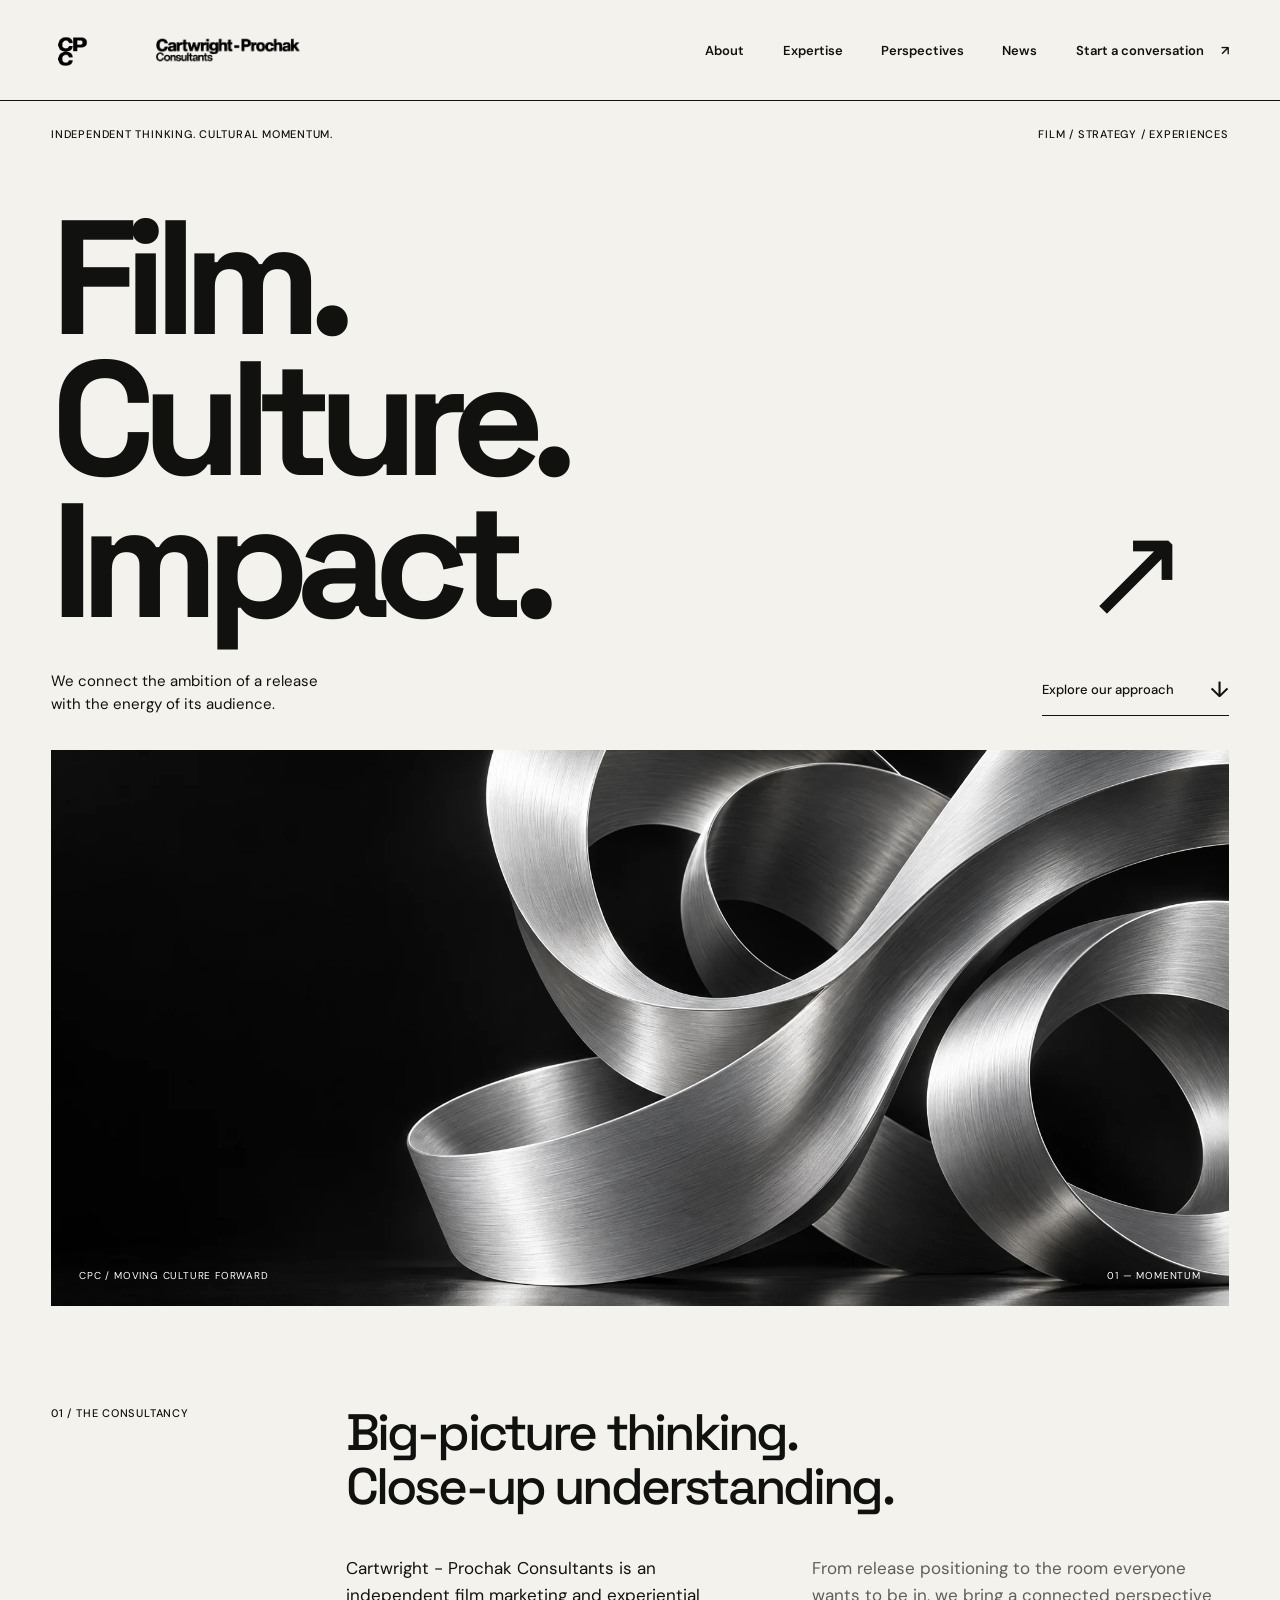
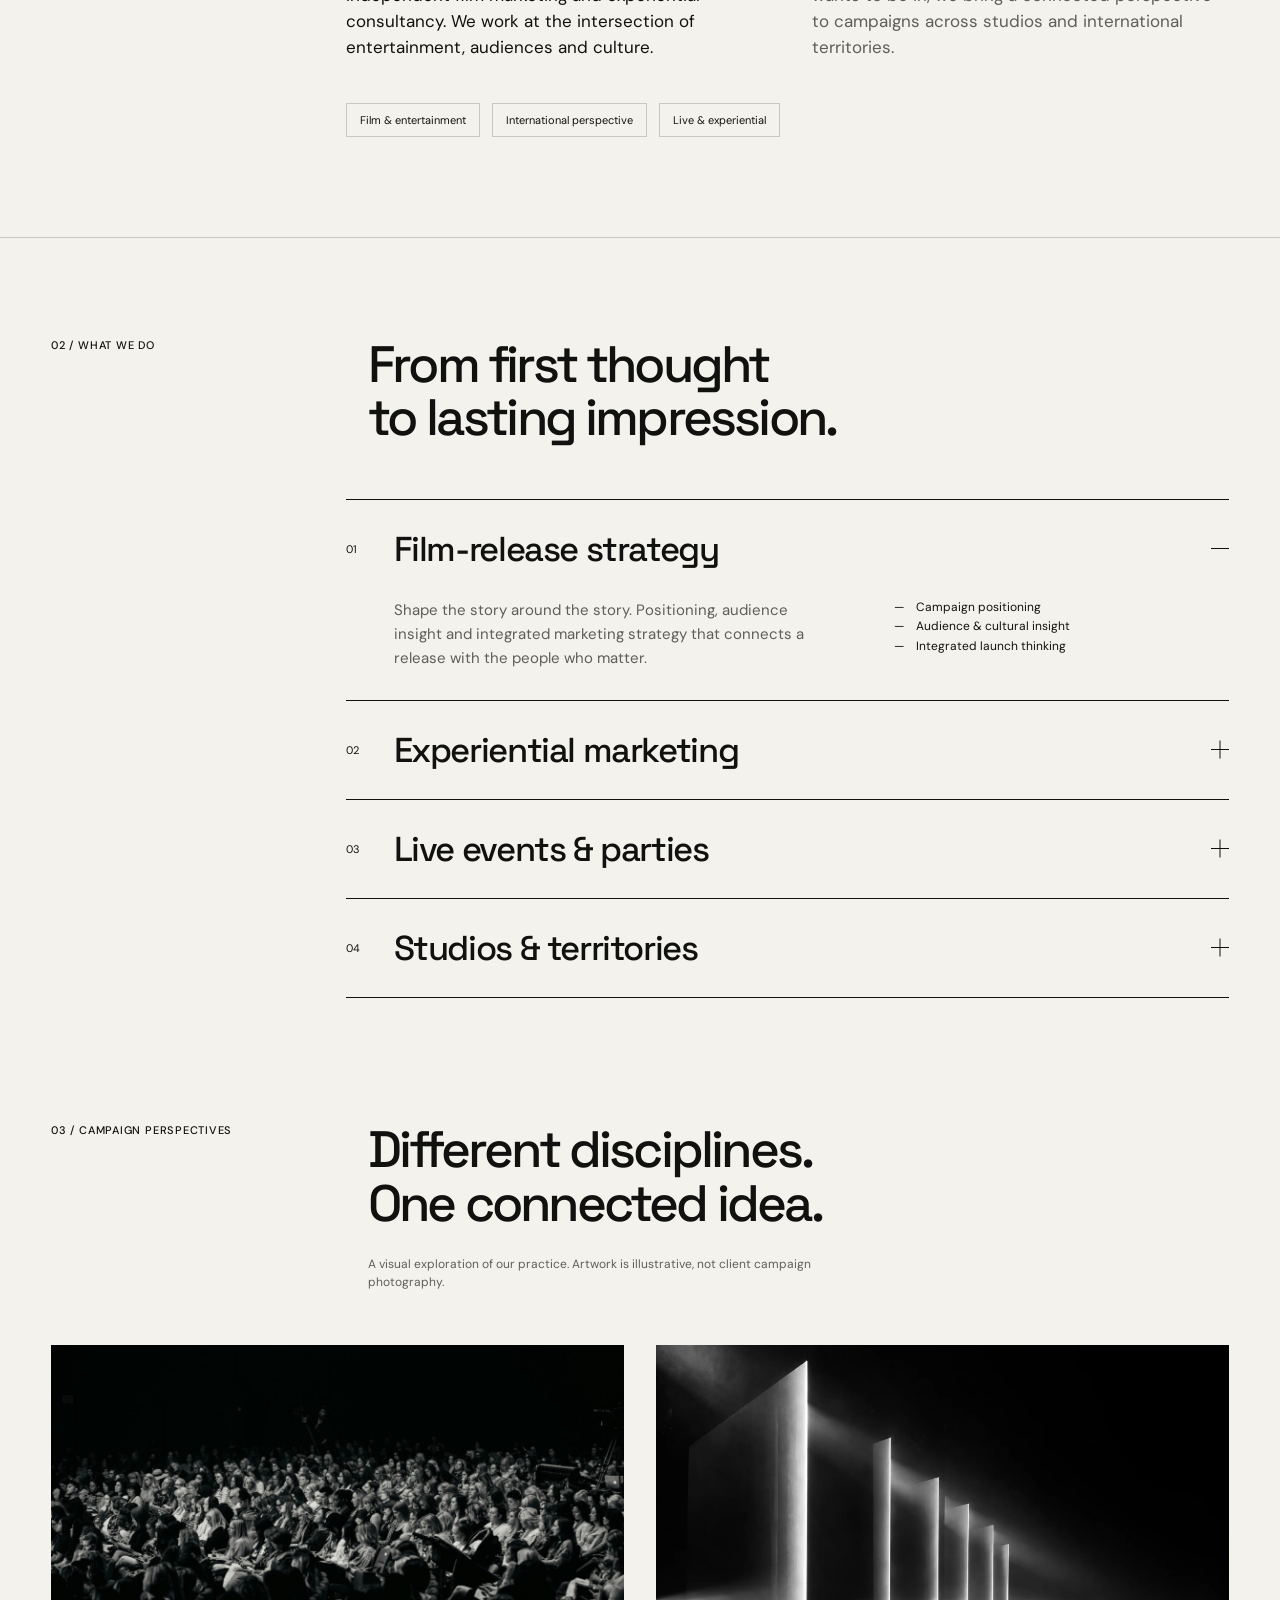
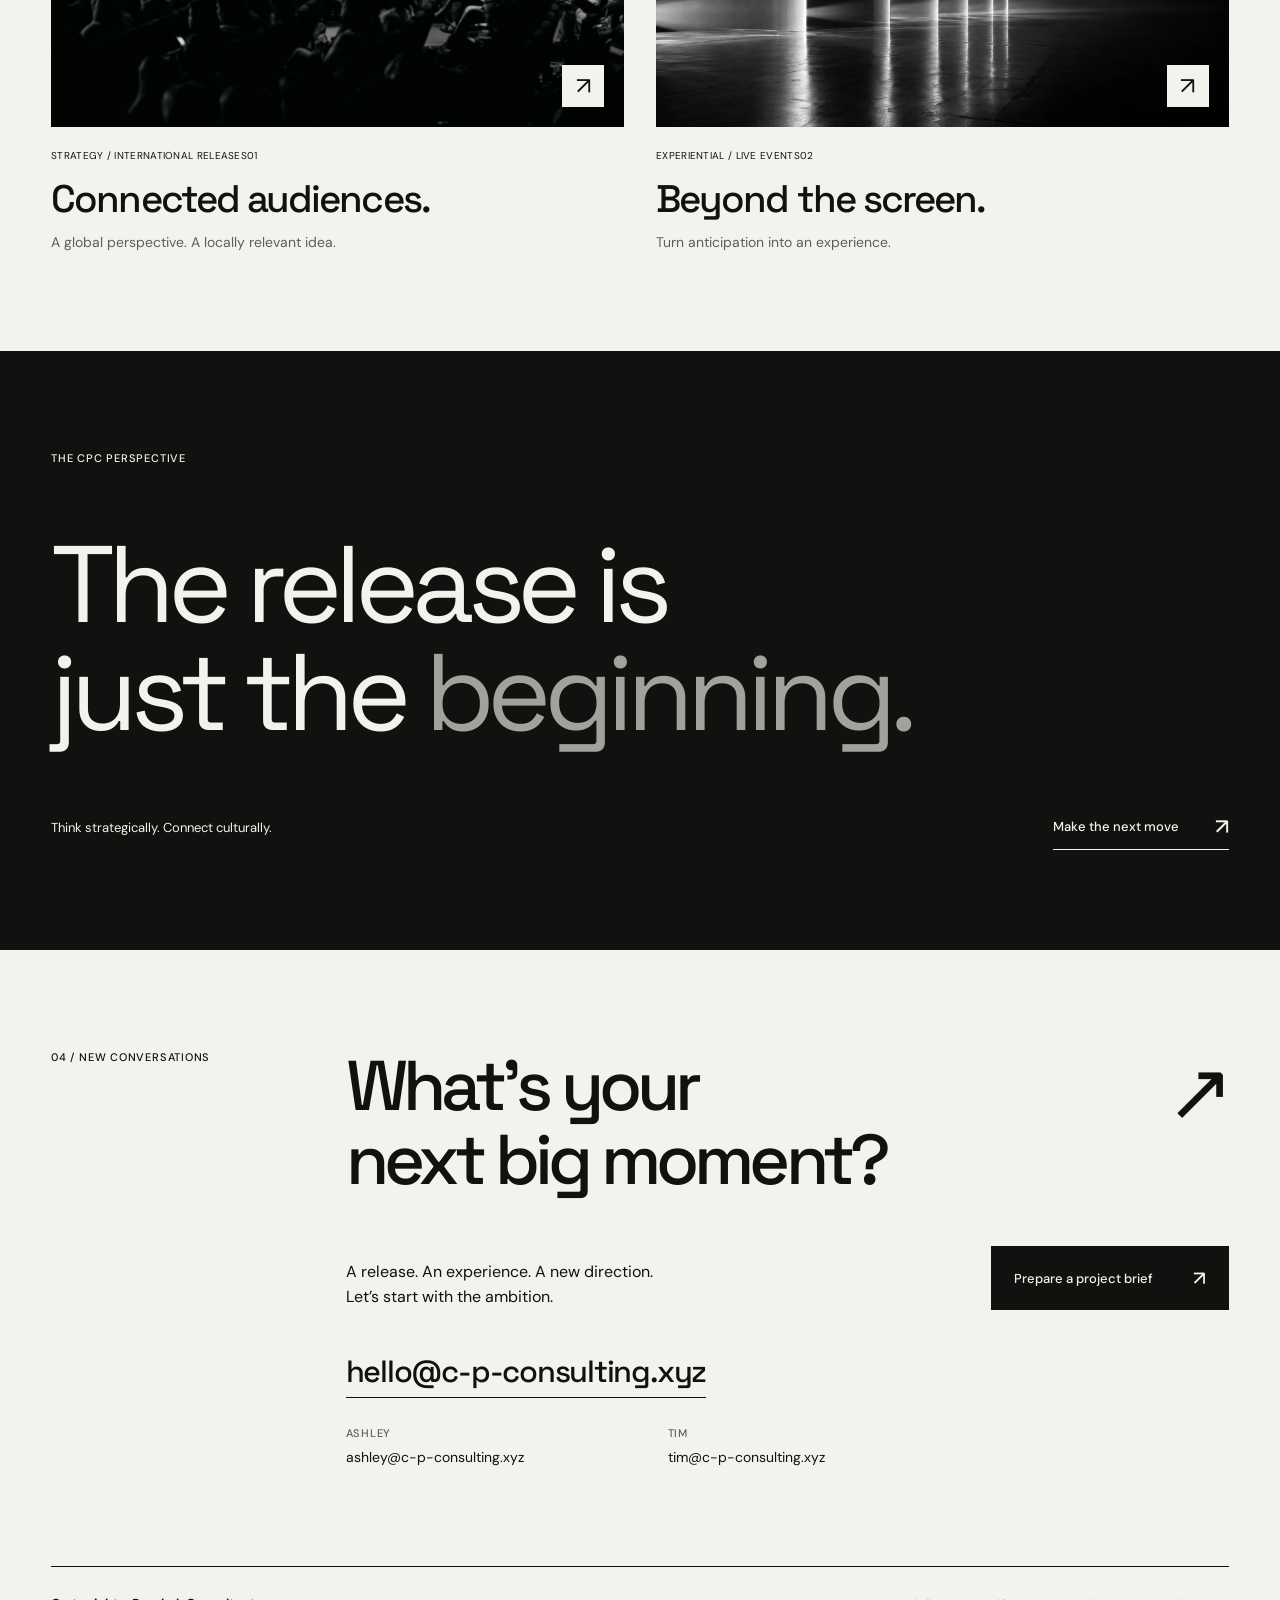
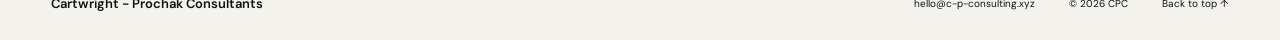
<file: index.html>
<!doctype html>
<html lang="en" class="is-loading">
<head>
  <meta charset="utf-8">
  <meta name="viewport" content="width=device-width, initial-scale=1">
  <meta name="theme-color" content="#f3f2ed">
  <meta name="robots" content="index, follow">
  <link rel="canonical" href="https://www.c-p-consulting.xyz/">
  <title>CPC — Film Marketing &amp; Live Experiences Consultancy</title>
  <meta name="description" content="Cartwright - Prochak Consultants connects film-release strategy, experiential marketing and live events across studios and international territories.">
  <meta name="keywords" content="film marketing, entertainment strategy, experiential marketing, live events, international releases">
  <meta property="og:type" content="website">
  <meta property="og:site_name" content="Cartwright - Prochak Consultants">
  <meta property="og:title" content="CPC — Film. Culture. Impact.">
  <meta property="og:description" content="Independent thinking for film releases, cultural moments and live experiences.">
  <meta property="og:url" content="https://www.c-p-consulting.xyz/">
  <meta property="og:image" content="https://www.c-p-consulting.xyz/assets/CPC-hero-ribbon.webp">
  <meta name="twitter:card" content="summary_large_image">
  <meta name="twitter:title" content="CPC — Film. Culture. Impact.">
  <meta name="twitter:description" content="Film-release strategy, experiential marketing and live events.">
  <meta name="twitter:image" content="https://www.c-p-consulting.xyz/assets/CPC-hero-ribbon.webp">
  <link rel="icon" href="/assets/favicon.png" type="image/png">
  <link rel="stylesheet" href="/styles.css">
  <script src="/motion/lottie.min.js" defer></script>
  <script src="/motion/cpc-loader.js" defer></script>
  <script src="/motion/page-loader.js" defer></script>
  <script src="/app.js" defer></script>
</head>
<body>
  <a class="skip-link" href="#main">Skip to content</a>
  <div id="cpc-page-loader" class="cpc-page-loader" data-animation="/assets/lottie/CPC-cat-loader-light.json" data-label="Loading CPC…"></div>
  <p id="page-status" class="visually-hidden" role="status" aria-live="polite"></p>
  <header class="site-header">
    <a class="brand" href="/" aria-label="Cartwright - Prochak Consultants home">
      <img class="brand-sigil" src="/assets/CPC-swiss-sigil.png" alt="" width="48" height="48">
      <img class="brand-wordmark" src="/assets/CPC-swiss-wordmark.png" alt="Cartwright - Prochak Consultants" width="270" height="45">
    </a>
    <button class="menu-toggle" type="button" aria-expanded="false" aria-controls="navigation">Menu <span aria-hidden="true">+</span></button>
    <nav id="navigation" aria-label="Main navigation">
      <a href="#about">About</a><a href="#expertise">Expertise</a><a href="#perspectives">Perspectives</a><a href="/news">News</a><a class="nav-contact" href="#contact">Start a conversation <span aria-hidden="true">↗</span></a>
    </nav>
  </header>
  <main id="main">
    <section class="hero" aria-labelledby="hero-title">
      <div class="eyebrow hero-eyebrow"><span>Independent thinking. Cultural momentum.</span><span>Film / Strategy / Experiences</span></div>
      <h1 id="hero-title">Film.<br>Culture.<br><span class="hero-last">Impact.<span class="hero-arrow" aria-hidden="true">↗</span></span></h1>
      <div class="hero-bottom"><p>We connect the ambition of a release<br>with the energy of its audience.</p><a class="text-link" href="#expertise">Explore our approach <span aria-hidden="true">↓</span></a></div>
      <figure class="hero-art"><img src="/assets/CPC-hero-ribbon.webp" alt="A flowing silver ribbon sculpture on black" fetchpriority="high" width="1920" height="1080"><figcaption><span>CPC / Moving culture forward</span><span>01 — Momentum</span></figcaption></figure>
    </section>
    <section class="about section-pad" id="about" aria-labelledby="about-title">
      <div class="section-label">01 / The consultancy</div>
      <div class="about-main"><h2 id="about-title">Big-picture thinking.<br>Close-up understanding.</h2><div class="about-copy"><p>Cartwright - Prochak Consultants is an independent film marketing and experiential consultancy. We work at the intersection of entertainment, audiences and culture.</p><p>From release positioning to the room everyone wants to be in, we bring a connected perspective to campaigns across studios and international territories.</p></div><div class="about-tags"><span>Film &amp; entertainment</span><span>International perspective</span><span>Live &amp; experiential</span></div></div>
    </section>
    <section class="expertise section-pad" id="expertise" aria-labelledby="expertise-title">
      <div class="section-top"><div class="section-label">02 / What we do</div><h2 id="expertise-title">From first thought<br>to lasting impression.</h2></div>
      <div class="services">
        <details open><summary><span class="service-no">01</span><h3>Film-release strategy</h3><span class="service-symbol" aria-hidden="true"></span></summary><div class="service-body"><p>Shape the story around the story. Positioning, audience insight and integrated marketing strategy that connects a release with the people who matter.</p><ul><li>Campaign positioning</li><li>Audience &amp; cultural insight</li><li>Integrated launch thinking</li></ul></div></details>
        <details><summary><span class="service-no">02</span><h3>Experiential marketing</h3><span class="service-symbol" aria-hidden="true"></span></summary><div class="service-body"><p>Take a film beyond the screen. Develop participatory ideas and cultural activations that give audiences a reason to engage, share and remember.</p><ul><li>Creative activation concepts</li><li>Audience participation</li><li>Partner collaboration</li></ul></div></details>
        <details><summary><span class="service-no">03</span><h3>Live events &amp; parties</h3><span class="service-symbol" aria-hidden="true"></span></summary><div class="service-body"><p>Build the moment people talk about. Connect event concept, atmosphere and guest experience for launches, premieres, celebrations and after-hours gatherings.</p><ul><li>Event concept &amp; direction</li><li>Premieres &amp; launch moments</li><li>Parties &amp; guest experience</li></ul></div></details>
        <details><summary><span class="service-no">04</span><h3>Studios &amp; territories</h3><span class="service-symbol" aria-hidden="true"></span></summary><div class="service-body"><p>Keep the ambition connected while making the approach locally relevant. Strategic consultancy across studios, partners and international release teams.</p><ul><li>Cross-territory perspective</li><li>Local-market relevance</li><li>Studio &amp; partner alignment</li></ul></div></details>
      </div>
    </section>
    <section class="perspectives section-pad" id="perspectives" aria-labelledby="perspectives-title">
      <div class="section-top"><div class="section-label">03 / Campaign perspectives</div><div><h2 id="perspectives-title">Different disciplines.<br>One connected idea.</h2><p class="section-note">A visual exploration of our practice. Artwork is illustrative, not client campaign photography.</p></div></div>
      <div class="work-grid">
        <button class="work-card work-light" type="button" data-project="strategy" aria-label="Explore Connected audiences"><div class="work-image"><img src="/assets/CPC-connected-audiences.jpg" alt="An audience seated in a dark auditorium, lit from the stage" loading="lazy" width="2400" height="1598"><span class="card-open" aria-hidden="true">↗</span></div><div class="work-meta"><span>Strategy / International releases</span><span>01</span></div><h3>Connected audiences.</h3><p>A global perspective. A locally relevant idea.</p></button>
        <button class="work-card work-dark" type="button" data-project="live" aria-label="Explore Beyond the screen"><div class="work-image"><img src="/assets/CPC-live-light.webp" alt="An abstract immersive installation of white light planes" loading="lazy" width="1920" height="1440"><span class="card-open" aria-hidden="true">↗</span></div><div class="work-meta"><span>Experiential / Live events</span><span>02</span></div><h3>Beyond the screen.</h3><p>Turn anticipation into an experience.</p></button>
      </div>
    </section>
    <section class="statement section-pad" aria-label="Our philosophy"><div class="section-label">The CPC perspective</div><p>The release is<br>just the <span>beginning.</span></p><div class="statement-bottom"><span>Think strategically. Connect culturally.</span><a class="text-link" href="#contact">Make the next move <span aria-hidden="true">↗</span></a></div></section>
    <section class="contact section-pad" id="contact" aria-labelledby="contact-title"><div class="section-label">04 / New conversations</div><div class="contact-main"><h2 id="contact-title">What’s your<br>next big moment?<span aria-hidden="true">↗</span></h2><div class="contact-bottom"><p>A release. An experience. A new direction.<br>Let’s start with the ambition.</p><button class="solid-button" id="open-enquiry" type="button">Prepare a project brief <span aria-hidden="true">↗</span></button></div><div class="contact-emails"><a class="contact-public" href="mailto:hello@c-p-consulting.xyz">hello@c-p-consulting.xyz</a><div class="contact-people"><a href="mailto:ashley@c-p-consulting.xyz"><span>Ashley</span>ashley@c-p-consulting.xyz</a><a href="mailto:tim@c-p-consulting.xyz"><span>Tim</span>tim@c-p-consulting.xyz</a></div></div></div></section>
  </main>
  <footer><a class="footer-brand" href="/">Cartwright - Prochak Consultants</a><div class="footer-meta"><a href="mailto:hello@c-p-consulting.xyz">hello@c-p-consulting.xyz</a><span>© <span id="year">2026</span> CPC</span><a href="#main">Back to top ↑</a></div></footer>
  <dialog id="project-dialog" class="project-dialog" aria-labelledby="project-title"><button class="dialog-close" type="button" aria-label="Close campaign perspective">×</button><div class="dialog-eyebrow eyebrow">CPC / A campaign perspective</div><h2 id="project-title"></h2><p id="project-description"></p><ul id="project-points"></ul><p class="dialog-note">Illustrative practice overview. Approved campaign credits and case studies can be added here.</p><a class="solid-button" href="#contact" id="project-contact">Discuss an idea <span aria-hidden="true">↗</span></a></dialog>
  <dialog id="enquiry-dialog" class="enquiry-dialog" aria-labelledby="enquiry-title"><button class="dialog-close" type="button" aria-label="Close project brief">×</button><div class="eyebrow">CPC / The starting point</div><h2 id="enquiry-title">Tell us the ambition.</h2><p class="dialog-note">Your brief opens an email to <a href="mailto:hello@c-p-consulting.xyz">hello@c-p-consulting.xyz</a>. Nothing is stored on this site.</p><form id="enquiry-form"><div class="form-row"><label>Your name<input name="name" autocomplete="name" required maxlength="120"></label><label>Email<input name="email" type="email" autocomplete="email" required maxlength="200"></label></div><label>Company / studio<input name="company" autocomplete="organization" maxlength="160"></label><label>What are you planning?<select name="service"><option>Film-release strategy</option><option>Experiential marketing</option><option>Live events &amp; parties</option><option>Studios &amp; territories</option><option>A connected campaign</option></select></label><label>The brief<textarea name="brief" rows="4" required maxlength="6000" placeholder="The project, audience, territories, timing and ambition."></textarea></label><button class="solid-button" type="submit">Email my brief <span aria-hidden="true">↗</span></button><p class="form-result" id="form-result" role="status"></p></form></dialog>
</body>
</html>
</file>
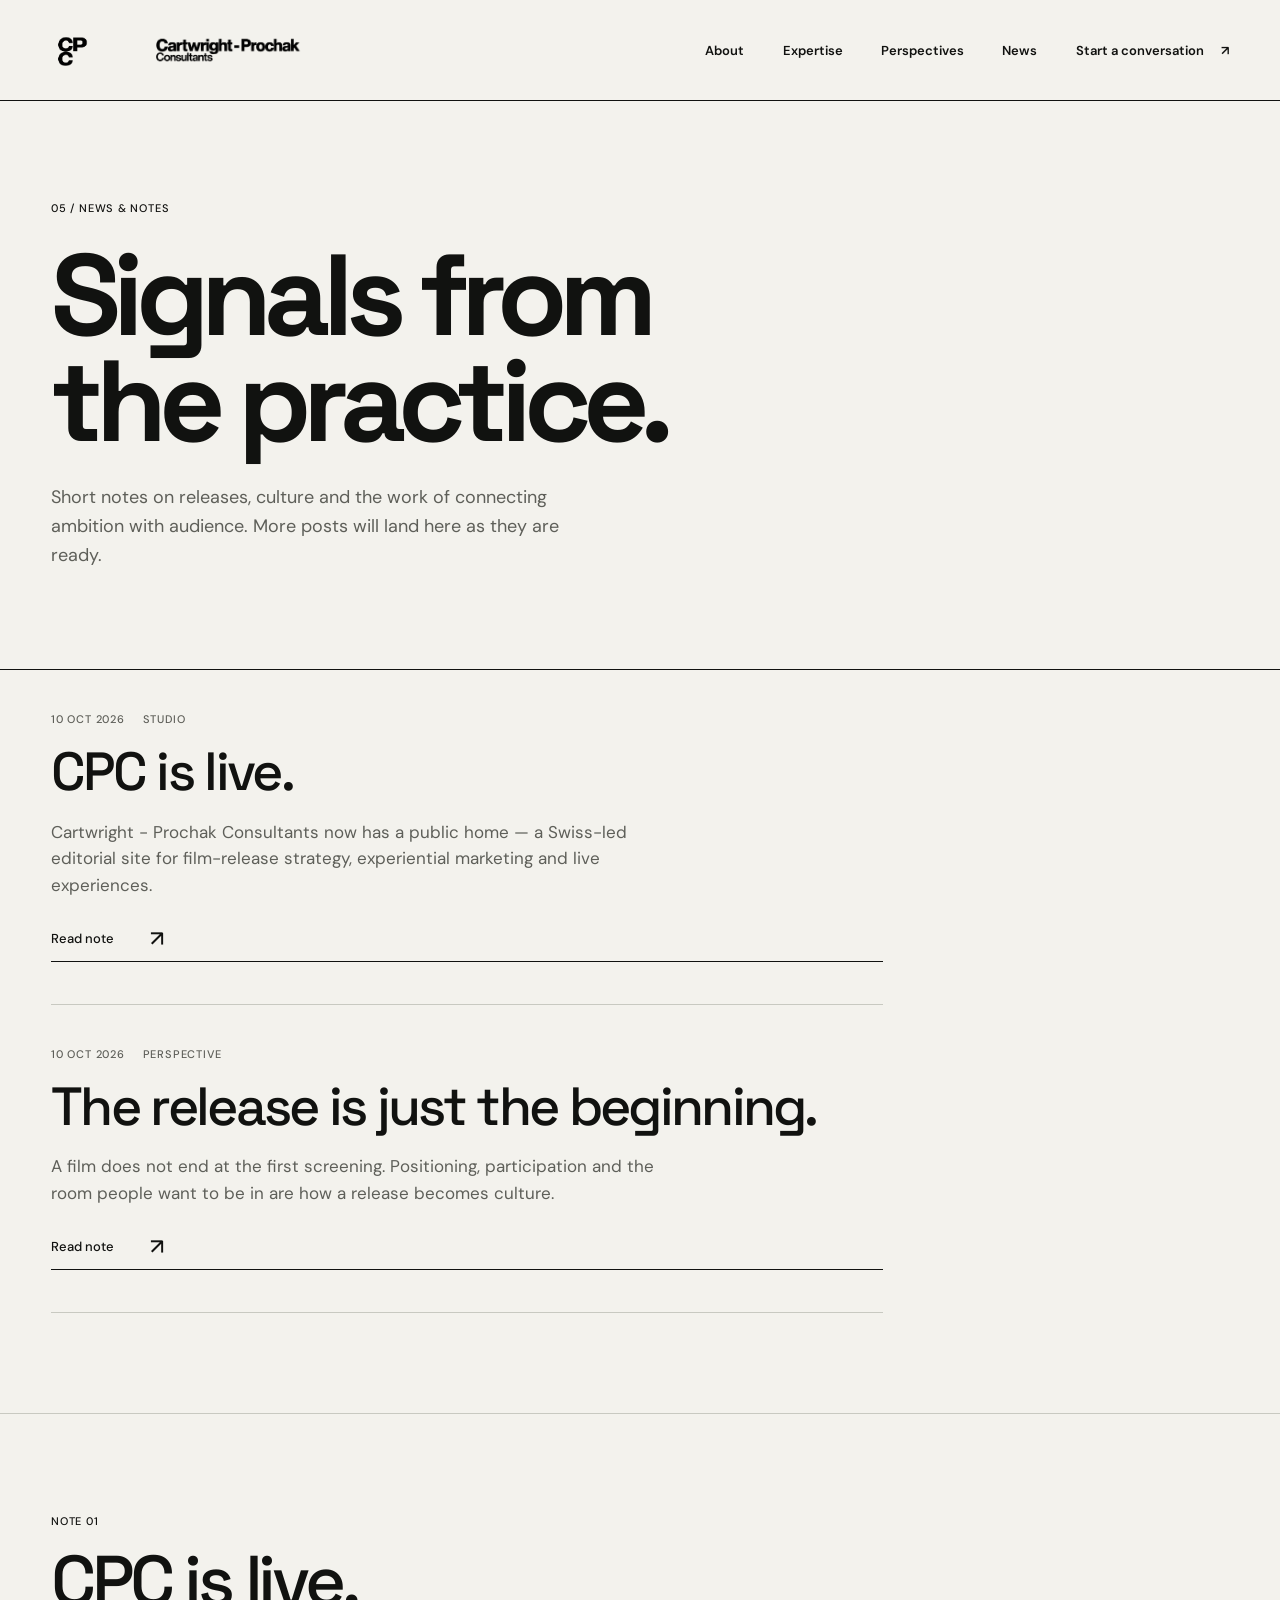
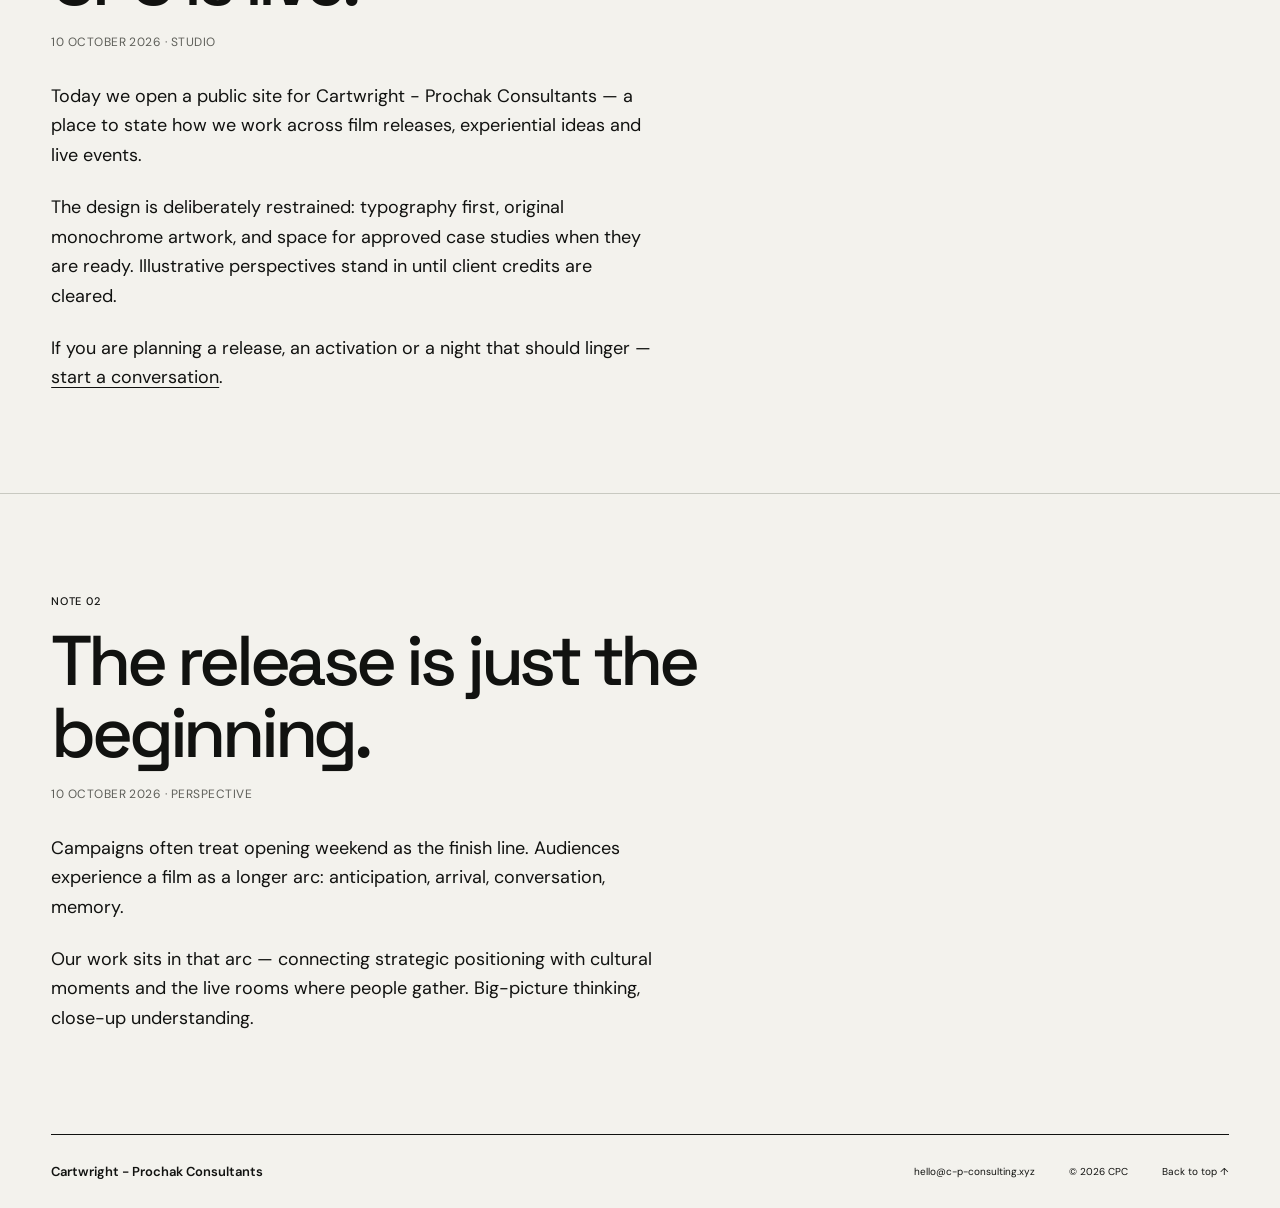
<file: news.html>
<!doctype html>
<html lang="en" class="is-loading">
<head>
  <meta charset="utf-8">
  <meta name="viewport" content="width=device-width, initial-scale=1">
  <meta name="theme-color" content="#f3f2ed">
  <meta name="robots" content="index, follow">
  <link rel="canonical" href="https://www.c-p-consulting.xyz/news">
  <title>News — Cartwright - Prochak Consultants</title>
  <meta name="description" content="Notes, perspectives and updates from Cartwright - Prochak Consultants.">
  <meta property="og:type" content="website">
  <meta property="og:site_name" content="Cartwright - Prochak Consultants">
  <meta property="og:title" content="News — CPC">
  <meta property="og:description" content="Notes, perspectives and updates from Cartwright - Prochak Consultants.">
  <meta property="og:url" content="https://www.c-p-consulting.xyz/news">
  <meta property="og:image" content="https://www.c-p-consulting.xyz/assets/CPC-hero-ribbon.webp">
  <link rel="icon" href="/assets/favicon.png" type="image/png">
  <link rel="stylesheet" href="/styles.css">
  <style>
    .news-hero h1{font-size:clamp(64px,9vw,120px);line-height:.92;letter-spacing:-.07em;font-weight:700}
    .news-intro{font-size:18px;line-height:1.6}
    .news-item-title{font-size:clamp(34px,4.2vw,56px);line-height:1.05;letter-spacing:-.05em;font-weight:500}
    .news-item-excerpt{font-size:17px;line-height:1.55}
    .news-article-title{font-size:clamp(42px,5.5vw,78px);line-height:1.02;letter-spacing:-.06em;font-weight:500}
    .news-article-body{font-size:18px;line-height:1.65}
  </style>
  <script src="/motion/lottie.min.js" defer></script>
  <script src="/motion/cpc-loader.js" defer></script>
  <script src="/motion/page-loader.js" defer></script>
  <script src="/app.js" defer></script>
</head>
<body>
  <a class="skip-link" href="#main">Skip to content</a>
  <div id="cpc-page-loader" class="cpc-page-loader" data-animation="/assets/lottie/CPC-sigil-loader-light.json" data-label="Loading news…"></div>
  <p id="page-status" class="visually-hidden" role="status" aria-live="polite"></p>
  <header class="site-header">
    <a class="brand" href="/" aria-label="Cartwright - Prochak Consultants home">
      <img class="brand-sigil" src="/assets/CPC-swiss-sigil.png" alt="" width="48" height="48">
      <img class="brand-wordmark" src="/assets/CPC-swiss-wordmark.png" alt="Cartwright - Prochak Consultants" width="270" height="45">
    </a>
    <button class="menu-toggle" type="button" aria-expanded="false" aria-controls="navigation">Menu <span aria-hidden="true">+</span></button>
    <nav id="navigation" aria-label="Main navigation">
      <a href="/#about">About</a>
      <a href="/#expertise">Expertise</a>
      <a href="/#perspectives">Perspectives</a>
      <a href="/news" aria-current="page">News</a>
      <a class="nav-contact" href="/#contact">Start a conversation <span aria-hidden="true">↗</span></a>
    </nav>
  </header>
  <main id="main">
    <section class="news-hero section-pad" aria-labelledby="news-title">
      <div class="section-label">05 / News &amp; notes</div>
      <h1 id="news-title">Signals from<br>the practice.</h1>
      <p class="news-intro">Short notes on releases, culture and the work of connecting ambition with audience. More posts will land here as they are ready.</p>
    </section>
    <section class="news-list section-pad" aria-label="Articles">
      <article class="news-item">
        <div class="news-meta"><time datetime="2026-10-10">10 Oct 2026</time><span>Studio</span></div>
        <h2 class="news-item-title"><a href="#launch">CPC is live.</a></h2>
        <p class="news-item-excerpt">Cartwright - Prochak Consultants now has a public home — a Swiss-led editorial site for film-release strategy, experiential marketing and live experiences.</p>
        <a class="text-link" href="#launch">Read note <span aria-hidden="true">↗</span></a>
      </article>
      <article class="news-item">
        <div class="news-meta"><time datetime="2026-10-10">10 Oct 2026</time><span>Perspective</span></div>
        <h2 class="news-item-title"><a href="#beginning">The release is just the beginning.</a></h2>
        <p class="news-item-excerpt">A film does not end at the first screening. Positioning, participation and the room people want to be in are how a release becomes culture.</p>
        <a class="text-link" href="#beginning">Read note <span aria-hidden="true">↗</span></a>
      </article>
    </section>
    <section class="news-article section-pad" id="launch" aria-labelledby="launch-title">
      <div class="section-label">Note 01</div>
      <h2 class="news-article-title" id="launch-title">CPC is live.</h2>
      <p class="news-article-meta"><time datetime="2026-10-10">10 October 2026</time> · Studio</p>
      <div class="news-article-body">
        <p>Today we open a public site for Cartwright - Prochak Consultants — a place to state how we work across film releases, experiential ideas and live events.</p>
        <p>The design is deliberately restrained: typography first, original monochrome artwork, and space for approved case studies when they are ready. Illustrative perspectives stand in until client credits are cleared.</p>
        <p>If you are planning a release, an activation or a night that should linger — <a href="/#contact">start a conversation</a>.</p>
      </div>
    </section>
    <section class="news-article section-pad" id="beginning" aria-labelledby="beginning-title">
      <div class="section-label">Note 02</div>
      <h2 class="news-article-title" id="beginning-title">The release is just the beginning.</h2>
      <p class="news-article-meta"><time datetime="2026-10-10">10 October 2026</time> · Perspective</p>
      <div class="news-article-body">
        <p>Campaigns often treat opening weekend as the finish line. Audiences experience a film as a longer arc: anticipation, arrival, conversation, memory.</p>
        <p>Our work sits in that arc — connecting strategic positioning with cultural moments and the live rooms where people gather. Big-picture thinking, close-up understanding.</p>
      </div>
    </section>
  </main>
  <footer>
    <a class="footer-brand" href="/">Cartwright - Prochak Consultants</a>
    <div class="footer-meta">
      <a href="mailto:hello@c-p-consulting.xyz">hello@c-p-consulting.xyz</a>
      <span>© <span id="year">2026</span> CPC</span>
      <a href="#main">Back to top ↑</a>
    </div>
  </footer>
</body>
</html>
</file>
<file: styles.css>
@import url('https://fonts.googleapis.com/css2?family=DM+Sans:wght@400;500;600;700&family=Space+Grotesk:wght@400;500;600;700&display=swap');
:root{--paper:#f3f2ed;--ink:#111210;--muted:#5e5f59;--rule:#c8c9c1;--gutter:clamp(22px,4vw,72px);--display:'Space Grotesk',Arial,sans-serif;--body:'DM Sans',Arial,sans-serif}
*{box-sizing:border-box}html{scroll-behavior:smooth;scroll-padding-top:100px}body{margin:0;background:var(--paper);color:var(--ink);font-family:var(--body);-webkit-font-smoothing:antialiased}a{color:inherit;text-decoration:none}button,input,textarea,select{font:inherit}button{color:inherit}button,a,summary{-webkit-tap-highlight-color:transparent}button{cursor:pointer}img{display:block;max-width:100%}h1,h2,h3,p{margin:0}h1,h2,h3{font-family:var(--display)}::selection{color:var(--paper);background:var(--ink)}:focus-visible{outline:2px solid currentColor;outline-offset:6px}body.modal-open{overflow:hidden}.skip-link{position:fixed;top:-80px;left:20px;background:var(--ink);color:var(--paper);z-index:20;padding:14px}.skip-link:focus{top:12px}
.site-header{display:flex;align-items:center;justify-content:space-between;gap:30px;padding:26px var(--gutter);border-bottom:1px solid var(--ink)}.brand{display:flex;align-items:center;gap:16px}.brand-sigil{width:42px;height:42px;object-fit:contain}.brand-wordmark{width:240px;height:auto;max-height:48px;object-fit:contain}nav{display:flex;align-items:center;gap:clamp(22px,3vw,48px);font-size:13px;font-weight:600}nav a{position:relative}nav a:after{content:'';position:absolute;left:0;bottom:-6px;width:100%;height:1px;background:currentColor;transform:scaleX(0);transform-origin:left;transition:transform .2s}nav a:hover:after{transform:scaleX(1)}.nav-contact span{margin-left:14px}.menu-toggle{display:none;border:0;background:transparent;padding:10px;font-weight:600}.eyebrow,.section-label{font-size:11px;letter-spacing:.07em;text-transform:uppercase;font-weight:500}.hero{padding:26px var(--gutter) 0}.hero-eyebrow{display:flex;justify-content:space-between;gap:20px}.hero h1{font-size:clamp(100px,12.7vw,205px);line-height:.87;letter-spacing:-.085em;font-weight:700;margin:66px 0 34px}.hero-last{display:flex;align-items:baseline;justify-content:space-between}.hero-arrow{font-family:Arial,sans-serif;font-size:.8em;font-weight:400;letter-spacing:0;padding-right:3vw}.hero-bottom{display:flex;justify-content:space-between;align-items:end;margin-bottom:34px;font-size:15px;line-height:1.55}.text-link{display:inline-flex;gap:36px;align-items:center;font-size:13px;font-weight:500;border-bottom:1px solid currentColor;padding:8px 0}.text-link span{font-size:22px;transition:transform .2s}.text-link:hover span{transform:translate(2px,-2px)}.hero-art{margin:0;position:relative;background:#050505;overflow:hidden}.hero-art>img{width:100%;height:auto;aspect-ratio:2.12;object-fit:cover}.hero-art figcaption{position:absolute;bottom:24px;left:28px;right:28px;display:flex;justify-content:space-between;color:#fff;font-size:10px;letter-spacing:.08em;text-transform:uppercase}
.section-pad{padding:100px var(--gutter)}.about{display:grid;grid-template-columns:1fr 3fr;border-bottom:1px solid var(--rule)}h2{font-size:clamp(36px,4vw,64px);line-height:1.05;font-weight:500;letter-spacing:-.055em}.about-copy{display:grid;grid-template-columns:1fr 1fr;gap:50px;margin:42px 0;font-size:17px;line-height:1.55;max-width:930px}.about-copy p:last-child{color:var(--muted)}.about-tags{display:flex;flex-wrap:wrap;gap:12px}.about-tags span{font-size:11px;border:1px solid var(--rule);padding:9px 13px}.section-top{display:grid;grid-template-columns:1fr 3fr;gap:30px;margin-bottom:54px}.services{margin-left:25%}.services details{border-top:1px solid var(--ink)}.services details:last-child{border-bottom:1px solid var(--ink)}.services summary{list-style:none;display:flex;gap:26px;align-items:center;cursor:pointer;padding:27px 0}.services summary::-webkit-details-marker{display:none}.service-no{font-size:11px;align-self:center;width:22px}.services h3{font-size:clamp(24px,2.7vw,42px);font-weight:500;letter-spacing:-.04em}.service-symbol{width:18px;height:18px;margin-left:auto;position:relative;flex-shrink:0}.service-symbol:before,.service-symbol:after{content:'';position:absolute;background:currentColor;top:8px;left:0;width:18px;height:1px}.service-symbol:after{transform:rotate(90deg)}details[open] .service-symbol:after{transform:rotate(0)}.service-body{padding:0 42px 30px 48px;display:grid;grid-template-columns:1.5fr 1fr;gap:60px;font-size:15px;line-height:1.6}.service-body p{max-width:510px;color:var(--muted)}.service-body ul{list-style:none;padding:0;margin:0;font-size:12px}.service-body li:before{content:'—';margin-right:12px}.perspectives{padding-top:25px}.section-note{font-size:12px;line-height:1.5;color:var(--muted);max-width:470px;margin-top:24px}.work-grid{display:grid;grid-template-columns:1fr 1fr;gap:32px;align-items:stretch}.work-card{display:flex;flex-direction:column;text-align:left;background:none;border:0;padding:0;width:100%;height:100%}.work-dark{margin-top:0}.work-image{overflow:hidden;position:relative;background:#111}.work-image img{width:100%;height:auto;aspect-ratio:1.5;object-fit:cover;object-position:center 40%;transition:transform .5s}.work-card:hover img{transform:scale(1.025)}.card-open{position:absolute;bottom:20px;right:20px;width:42px;height:42px;display:grid;place-items:center;background:var(--paper);font-size:24px}.work-meta{display:flex;justify-content:space-between;font-size:10px;text-transform:uppercase;letter-spacing:.03em;margin:22px 0 12px}.work-card h3{font-size:clamp(28px,3vw,44px);font-weight:500;letter-spacing:-.05em}.work-card p{font-size:14px;color:var(--muted);margin-top:10px}.statement{color:var(--paper);background:var(--ink)}.statement>p{font-family:var(--display);font-size:clamp(62px,8.5vw,140px);line-height:1;letter-spacing:-.065em;margin:66px 0 56px}.statement>p span{color:#a0a29b}.statement-bottom{display:flex;justify-content:space-between;align-items:center;font-size:13px}.contact{display:grid;grid-template-columns:1fr 3fr}.contact h2{font-size:clamp(44px,5.5vw,86px);letter-spacing:-.07em;position:relative}.contact h2 span{position:absolute;right:0;top:0;font-family:Arial,sans-serif;font-size:1.15em}.contact-bottom{display:flex;gap:24px;justify-content:space-between;align-items:end;margin-top:48px}.contact-bottom p{font-size:16px;line-height:1.6}.solid-button{display:inline-flex;gap:40px;justify-content:space-between;align-items:center;background:var(--ink);color:var(--paper);border:1px solid var(--ink);padding:18px 22px;font-size:13px;font-weight:500;transition:background .2s,color .2s}.solid-button:hover{background:var(--paper);color:var(--ink)}.solid-button span{font-size:20px}.contact-emails{margin-top:42px;display:grid;gap:28px;max-width:620px}.contact-public{font-family:var(--display);font-size:clamp(22px,2.4vw,34px);font-weight:500;letter-spacing:-.04em;border-bottom:1px solid currentColor;padding-bottom:6px;width:fit-content}.contact-people{display:grid;grid-template-columns:1fr 1fr;gap:24px}.contact-people a{display:flex;flex-direction:column;gap:8px;font-size:14px}.contact-people span{font-size:11px;letter-spacing:.07em;text-transform:uppercase;font-weight:500;color:var(--muted)}footer{margin:0 var(--gutter);padding:28px 0;display:flex;justify-content:space-between;gap:24px;align-items:center;border-top:1px solid var(--ink)}.footer-brand{font-size:13px;font-weight:600}.footer-meta{display:flex;gap:34px;font-size:10px}.footer-meta a:hover{text-decoration:underline}
dialog{border:0;background:var(--paper);color:var(--ink);padding:54px;max-width:680px;width:calc(100% - 36px);max-height:90dvh;overflow:auto}dialog::backdrop{background:#000b;backdrop-filter:blur(4px)}.dialog-close{position:absolute;top:14px;right:18px;border:0;background:transparent;font-size:30px;padding:3px 8px}.dialog-eyebrow{margin-bottom:30px}dialog h2{font-size:44px;margin-bottom:24px}dialog>p{font-size:16px;line-height:1.65}dialog ul{padding:0;list-style:none;margin:24px 0}dialog li{padding:12px 0;border-bottom:1px solid var(--rule);font-size:14px}.dialog-note{color:var(--muted);font-size:12px!important;margin-bottom:26px;line-height:1.6}.enquiry-dialog>.eyebrow{margin-bottom:26px}.enquiry-dialog form{display:grid;gap:19px}.form-row{display:grid;grid-template-columns:1fr 1fr;gap:20px}label{display:flex;flex-direction:column;gap:8px;font-size:12px}input,textarea,select{border:1px solid #b8bab1;border-radius:0;background:transparent;padding:12px;color:var(--ink);width:100%;font-size:14px}textarea{resize:vertical}.form-result{font-size:12px;color:var(--muted);line-height:1.5}
@media(min-width:1700px){body{max-width:1920px;margin:auto}.hero h1{font-size:220px}}
@media(max-width:1050px){.brand-wordmark{width:190px}nav{gap:22px;font-size:12px}.nav-contact{display:none}.about,.contact{grid-template-columns:1fr 2.5fr}.section-top{grid-template-columns:1fr 2.5fr}.services{margin-left:28.5%}.about-copy{gap:26px;font-size:15px}.service-body{grid-template-columns:1fr;gap:20px}.contact-bottom{align-items:start;flex-direction:column}.footer-meta{gap:20px}}
@media(max-width:700px){html{scroll-padding-top:25px}.site-header{padding:20px var(--gutter);position:relative}.brand-wordmark{width:190px}.brand-sigil{width:32px;height:32px}.brand{gap:12px}.menu-toggle{display:inline-flex;gap:14px;padding:10px 0;font-size:12px}nav{display:none;position:absolute;top:100%;left:0;right:0;background:var(--paper);z-index:10;border-bottom:1px solid var(--ink);padding:24px var(--gutter);flex-direction:column;align-items:flex-start;gap:28px;font-size:18px}nav.is-open{display:flex}.nav-contact{display:block}.hero{padding-top:22px}.hero-eyebrow{font-size:9px}.hero-eyebrow span:last-child{display:none}.hero h1{font-size:clamp(82px,21vw,147px);margin-top:48px;line-height:.91}.hero-arrow{font-size:.7em;padding:0}.hero-bottom{font-size:12px;align-items:start;gap:24px}.hero-bottom .text-link{font-size:11px;gap:12px}.hero-art>img{aspect-ratio:1.28;object-position:65% center}.hero-art figcaption{left:16px;right:16px;bottom:18px;font-size:8px}.hero-art figcaption span:last-child{display:none}.section-pad{padding:62px var(--gutter)}.about,.contact,.section-top{grid-template-columns:1fr;gap:28px}.section-label{font-size:10px}h2{font-size:38px}.about-copy{grid-template-columns:1fr;gap:22px;margin:28px 0;font-size:16px}.about-tags{gap:8px}.about-tags span{font-size:10px}.section-top{margin-bottom:32px}.services{margin-left:0}.services summary{gap:17px;padding:24px 0}.services h3{font-size:26px}.service-body{padding:0 24px 26px 39px;font-size:14px}.work-grid{grid-template-columns:1fr;gap:42px}.work-image img{aspect-ratio:1.5}.work-meta{margin-top:18px}.work-card h3{font-size:32px}.statement>p{font-size:clamp(49px,11vw,77px);margin:42px 0 36px}.statement-bottom{align-items:start;flex-direction:column;gap:20px;font-size:12px}.contact h2{font-size:47px}.contact h2 span{right:0;font-size:.85em}.contact-bottom{margin-top:28px;gap:26px}.contact-emails{margin-top:32px;gap:22px}.contact-people{grid-template-columns:1fr;gap:18px}.solid-button{width:100%}footer{align-items:start;flex-direction:column;padding:24px 0}.footer-meta{flex-wrap:wrap;justify-content:space-between;width:100%;font-size:9px;gap:12px}dialog{padding:48px 26px 30px}dialog h2{font-size:34px}.form-row{grid-template-columns:1fr}}
@media(prefers-reduced-motion:reduce){html{scroll-behavior:auto}*,*:before,*:after{animation:none!important;transition:none!important}}
.visually-hidden{position:absolute;width:1px;height:1px;padding:0;margin:-1px;overflow:hidden;clip:rect(0,0,0,0);white-space:nowrap;border:0}
html.is-loading{overflow:hidden}
.cpc-page-loader{position:fixed;inset:0;z-index:100;display:grid;place-items:center;gap:8px;background:var(--paper);color:var(--ink);padding:var(--gutter)}.cpc-page-loader .cpc-loading-visual{width:min(180px,42vw);aspect-ratio:1}.cpc-page-loader .cpc-loader-status{font-size:12px;letter-spacing:.06em;text-transform:uppercase;font-weight:500}
.not-found{max-width:720px}.not-found-title{font-size:clamp(48px,8vw,100px);letter-spacing:-.06em;margin:40px 0 36px;line-height:.95}.not-found-figure{margin:0 0 28px;background:#050505;overflow:hidden}.not-found-figure img{width:100%;height:auto;aspect-ratio:3/4;object-fit:cover;object-position:center 30%}.not-found-message{font-size:18px;line-height:1.55;color:var(--muted);margin:0 0 36px;max-width:34ch}
.news-hero h1{font-size:clamp(64px,9vw,120px);line-height:.92;letter-spacing:-.07em;font-weight:700;margin:28px 0 28px}.news-intro{font-size:18px;line-height:1.6;color:var(--muted);max-width:34rem}.news-list{padding-top:0;display:grid;gap:0;border-top:1px solid var(--ink)}.news-item{padding:42px 0;border-bottom:1px solid var(--rule);display:grid;gap:18px;max-width:52rem}.news-meta{display:flex;gap:18px;font-size:11px;letter-spacing:.07em;text-transform:uppercase;font-weight:500;color:var(--muted)}.news-item-title{font-size:clamp(34px,4.2vw,56px);line-height:1.05;letter-spacing:-.05em;font-weight:500}.news-item-title a:hover{text-decoration:underline;text-underline-offset:6px}.news-item-excerpt{font-size:17px;line-height:1.55;color:var(--muted);max-width:40rem}.news-article{border-top:1px solid var(--rule)}.news-article-title{font-size:clamp(42px,5.5vw,78px);line-height:1.02;letter-spacing:-.06em;font-weight:500;margin:18px 0 16px;max-width:16ch}.news-article-meta{font-size:12px;letter-spacing:.04em;text-transform:uppercase;color:var(--muted);margin-bottom:32px}.news-article-body{display:grid;gap:22px;font-size:18px;line-height:1.65;max-width:38rem}.news-article-body a{text-decoration:underline;text-underline-offset:4px}
@media(max-width:700px){.cpc-page-loader .cpc-loading-visual{width:140px}.news-hero h1{font-size:clamp(48px,14vw,72px)}.news-item{padding:34px 0}.news-item-title{font-size:clamp(28px,8vw,40px)}.news-article-title{font-size:clamp(34px,10vw,52px)}.not-found-title{margin-top:28px}}
</file>
